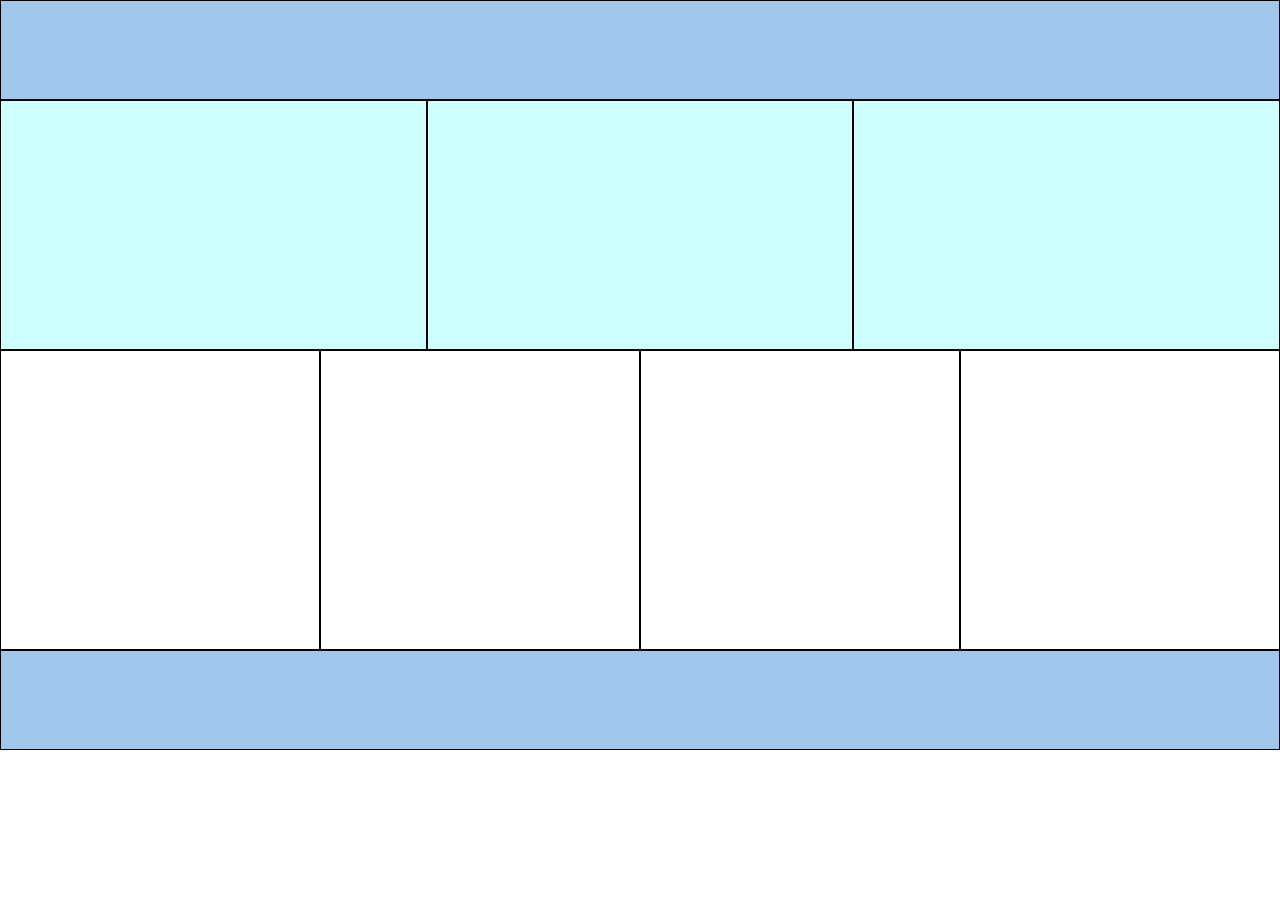
<file: responsiveLayoutsUsingMediaQueries/index.html>
<!DOCTYPE html>
<html lang="en">
  <head>
    <meta charset="UTF-8" />
    <meta http-equiv="X-UA-Compatible" content="IE=edge" />
    <meta name="viewport" content="width=device-width, initial-scale=1.0" />
    <link rel="stylesheet" href="style.css">
    <title>media queries</title>
  </head>
  <body>
    <header class="header"></header>
    <section></section>
    <section></section>
    <section></section>

    <main class="main">
      <section></section>
      <section></section>
      <section></section>
      <section></section>
    </main>
    <footer class="footer"></footer>
  </body>
</html>
</file>
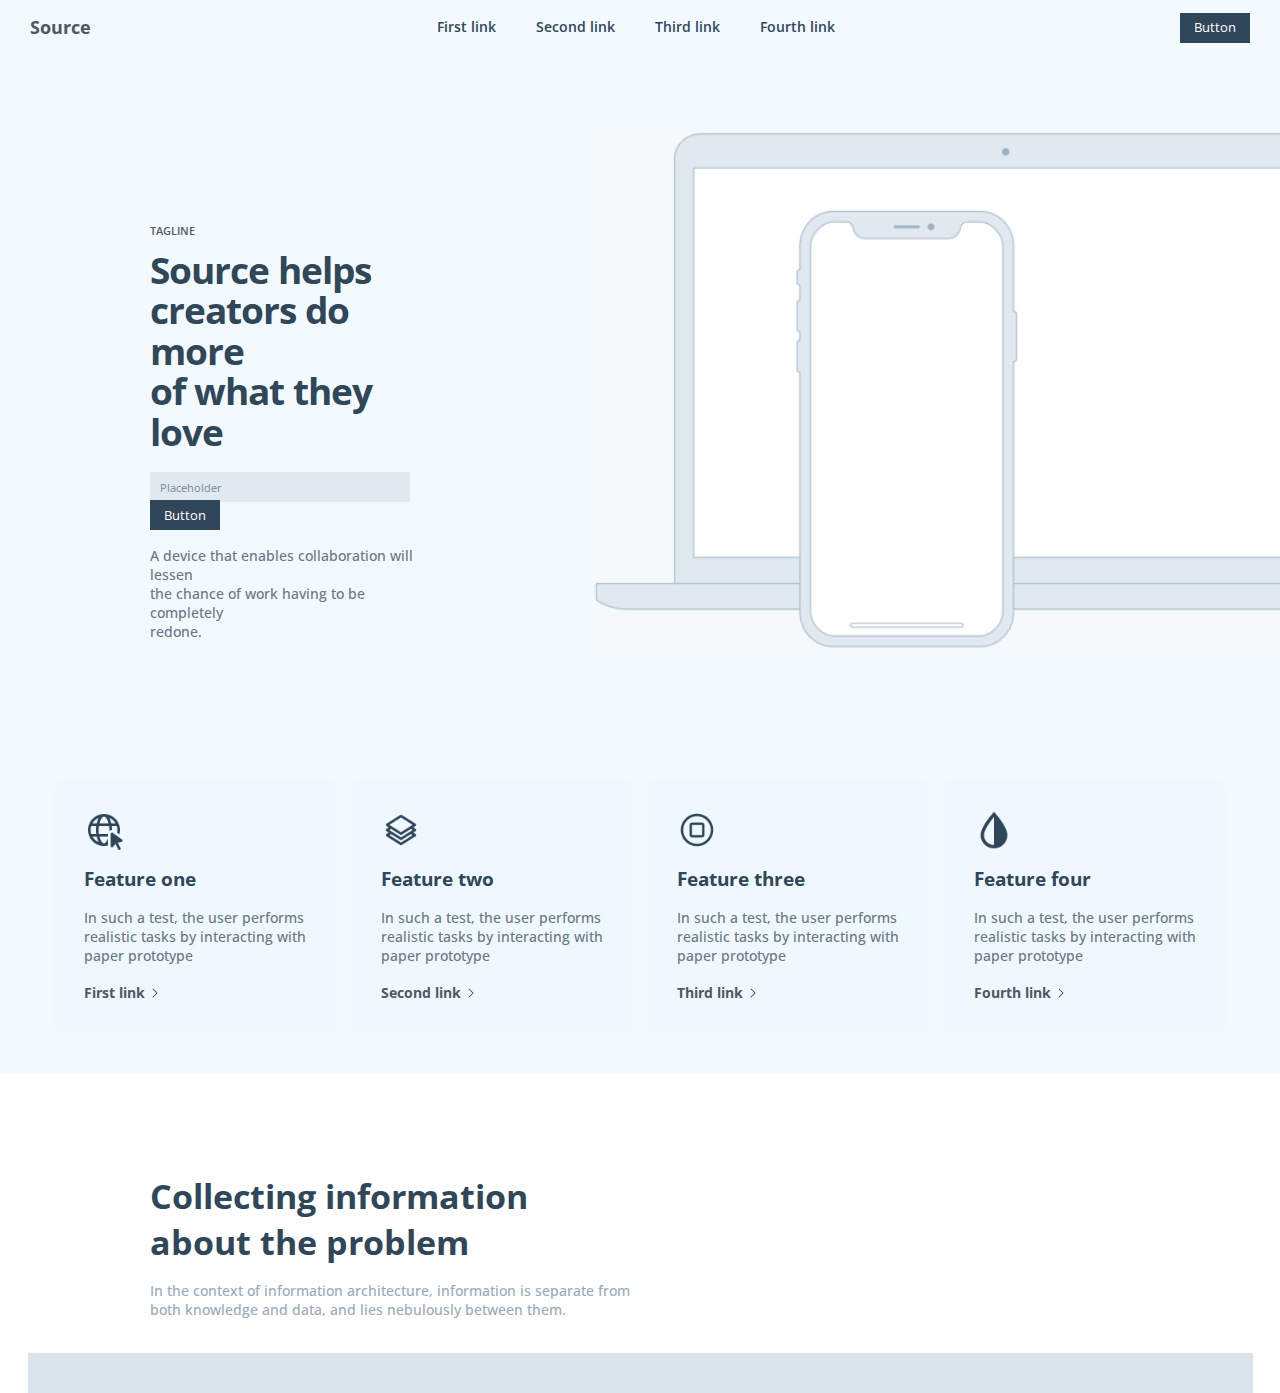
<file: class08/homework/SourceWebsiteClone/index.html>
<!DOCTYPE html>
<html lang="en">
  <head>
    <meta charset="UTF-8" />
    <meta name="viewport" content="width=device-width, initial-scale=1.0" />
    <title>Source</title>
    <link rel="stylesheet" href="style.css" />
  </head>
  <body>
    <header>
      <nav class="flex">
        <span class="Logo">Source</span>
        <div class="link-wrapper">
          <ul class="flex">
            <li><a href="#">First link</a></li>
            <li><a href="#">Second link</a></li>
            <li><a href="#">Third link</a></li>
            <li><a href="#">Fourth link</a></li>
          </ul>
        </div>
        <button class="btn" type="submit" href="#">Button</button>
      </nav>
    </header>
    <main>
      <section class="hero-section">
        <div class="hero-div flex">
          <div class="heading-wrapper">
            <span>TAGLINE</span>
            <h1>
              Source helps<br />
              creators do more<br />
              of what they love
            </h1>
            <form action="post">
              <input type="text" placeholder="Placeholder" /><button
                class="btn"
              >
                Button
              </button>
            </form>
            <p>
              A device that enables collaboration will lessen <br />
              the chance of work having to be completely <br />
              redone.
            </p>
          </div>
          <div class="img-wrapper">
            <img src="images/mockup-source.png" alt="wireframe of laptop" />
          </div>
        </div>
        <div class="feat-wrapper flex-se">
          <div class="card hover">
            <img class="icons" src="images/internet-icon.png" alt="web icon" />
            <h3>Feature one</h3>
            <p>
              In such a test, the user performs <br />
              realistic tasks by interacting with <br />
              paper prototype
            </p>
            <span class="span-feat">First link</span
            ><img class="arrow-feat" src="images/arrow.png" alt="arrow" />
          </div>
          <div class="card hover">
            <img class="icons" src="images/stack-icon.png" alt="stack icon" />
            <h3>Feature two</h3>
            <p>
              In such a test, the user performs <br />
              realistic tasks by interacting with <br />
              paper prototype
            </p>
            <span class="span-feat">Second link</span
            ><img class="arrow-feat" src="images/arrow.png" alt="arrow" />
          </div>
          <div class="card hover">
            <img class="icons" src="images/circle-icon.png" alt="stack icon" />
            <h3>Feature three</h3>
            <p>
              In such a test, the user performs <br />
              realistic tasks by interacting with <br />
              paper prototype
            </p>
            <span class="span-feat">Third link</span
            ><img class="arrow-feat" src="images/arrow.png" alt="arrow" />
          </div>
          <div class="card hover">
            <img class="icons" src="images/drop-icon.png" alt="stack icon" />
            <h3>Feature four</h3>
            <p>
              In such a test, the user performs <br />
              realistic tasks by interacting with <br />
              paper prototype
            </p>
            <span class="span-feat">Fourth link</span
            ><img class="arrow-feat" src="images/arrow.png" alt="arrow" />
          </div>
        </div>
      </section>
    </main>
    <section class="sect-secondary">
      <div class="secondary-wrapper">
        <h2>
          Collecting information <br />
          about the problem
        </h2>
        <p class="light-color">
          In the context of information architecture, information is separate from <br>
          both knowledge and data, and lies nebulously between them.
        </p>
      </div>
      <div class="secondary-container flex-c">
        <div></div>
      </div>
    </section>
  </body>
</html>
</file>
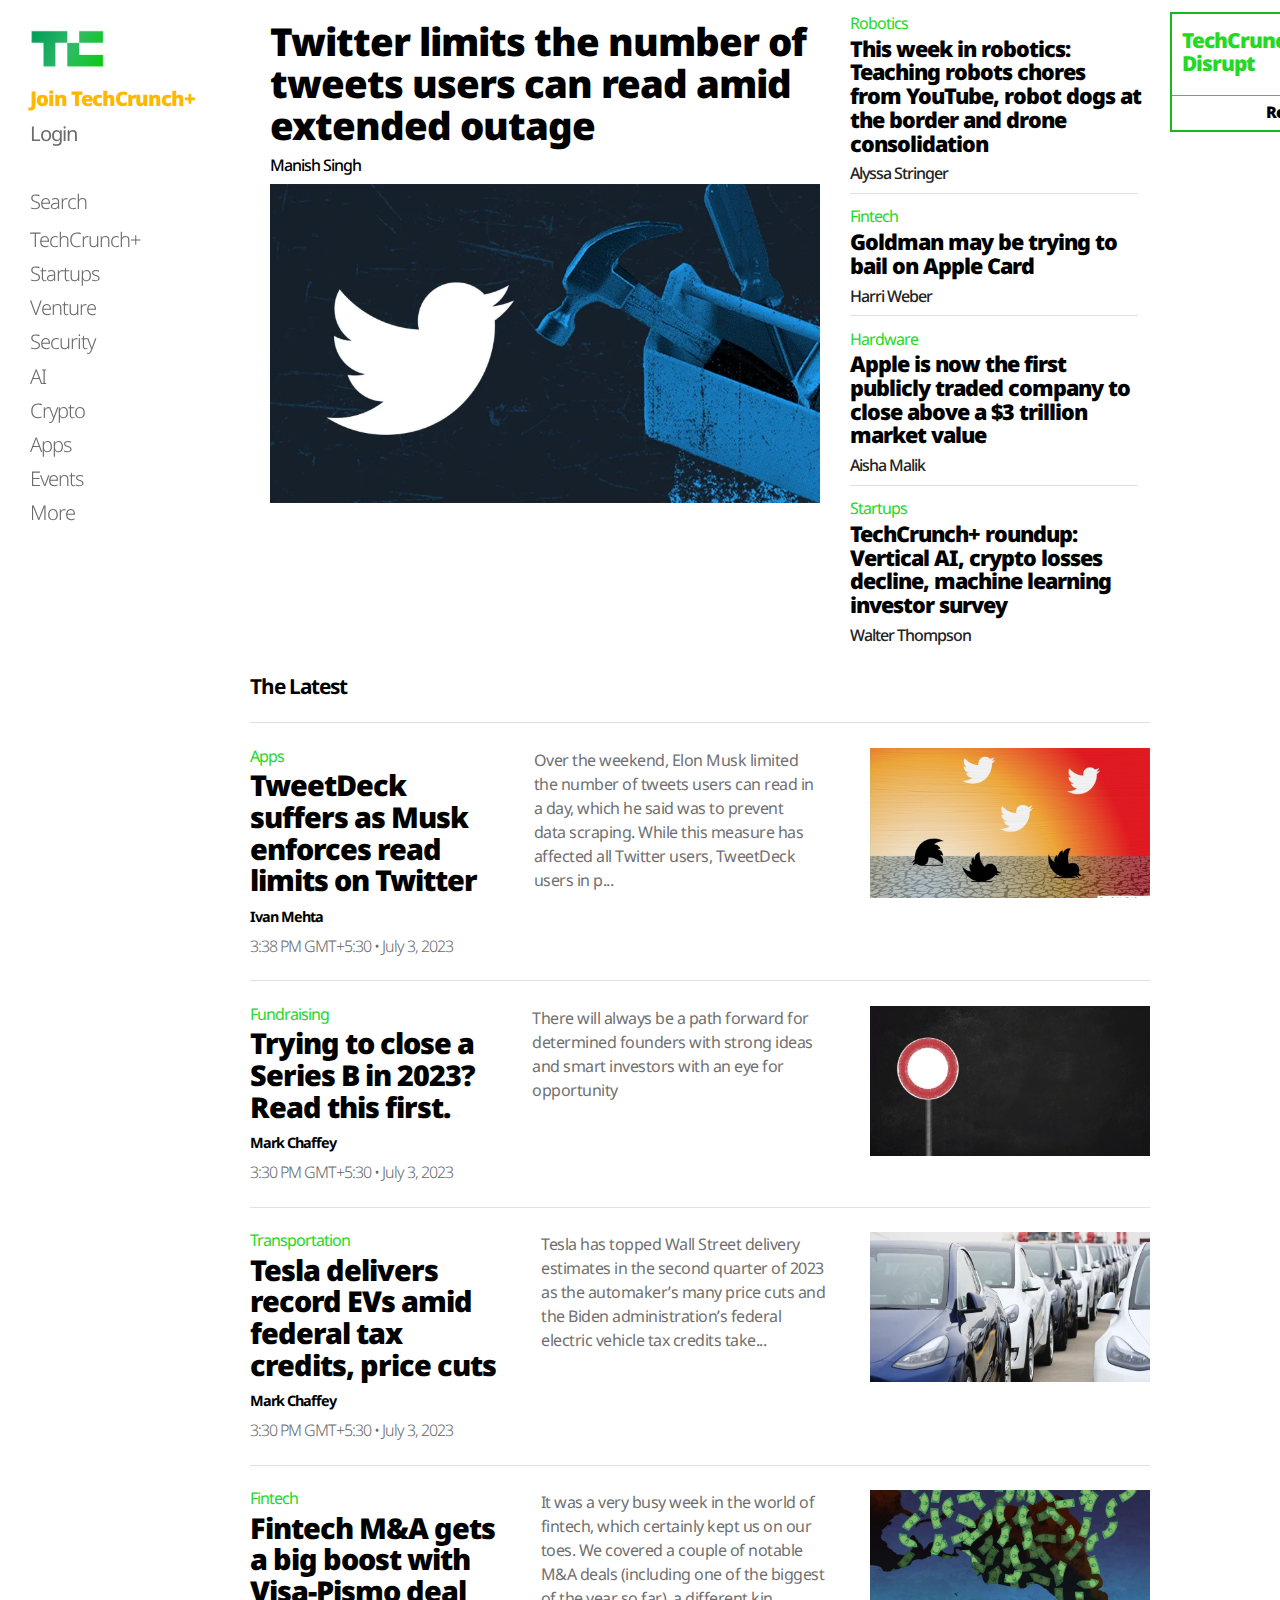
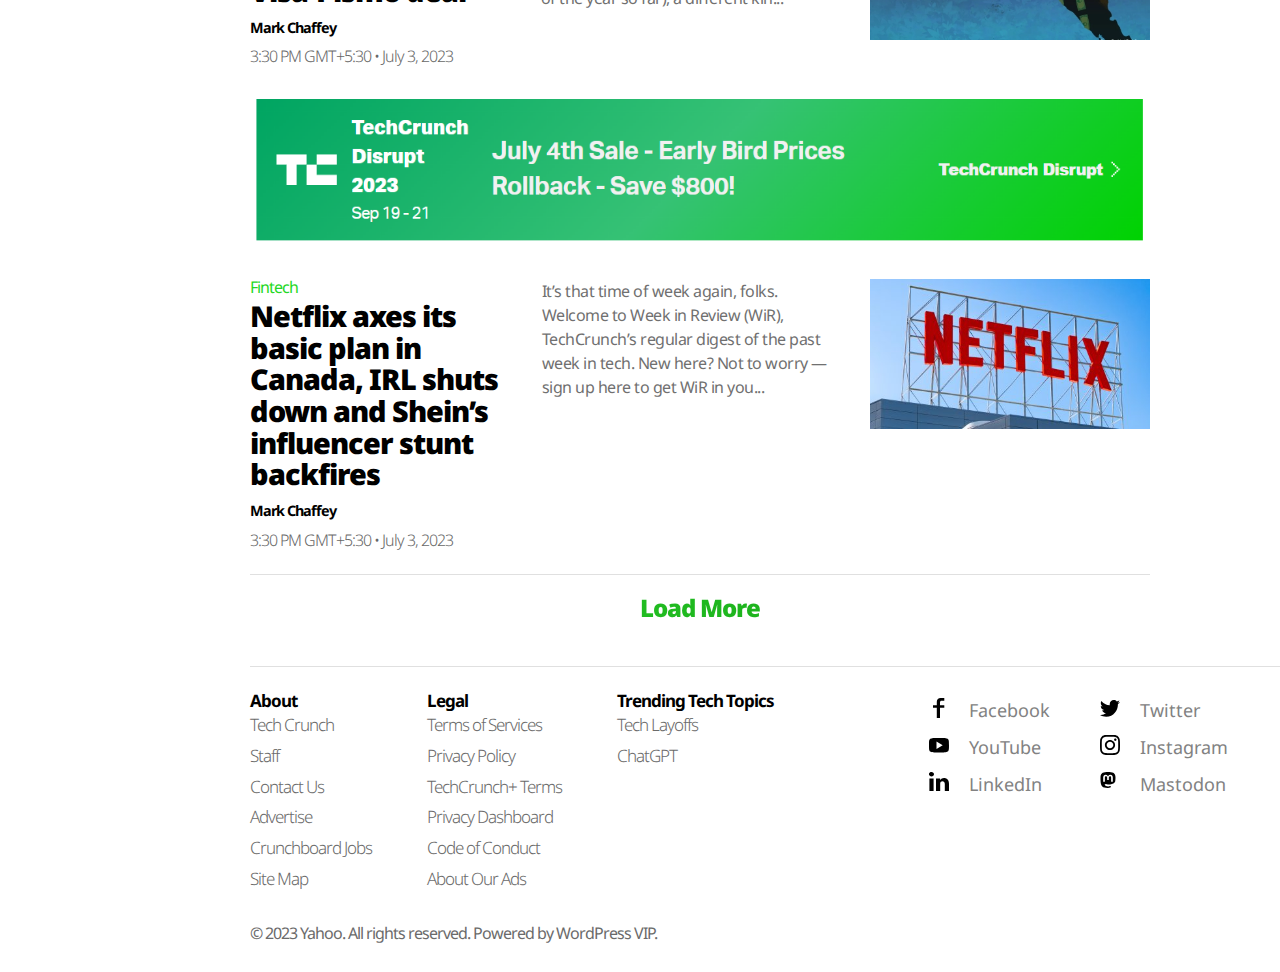
<file: class08/homework/TechCrunchWebsiteClone/index.html>
<!DOCTYPE html>
<html lang="en">
  <head>
    <meta charset="UTF-8" />
    <meta name="viewport" content="width=device-width, initial-scale=1.0" />
    <link rel="icon" href="images/title-logo.webp" type="image/x-icon" />
    <title>TechCrunch | Startup and Technology</title>
    <link rel="stylesheet" href="style.css" />
  </head>
  <body>
    <div class="content-wrap flex-container-start">
      <nav class="navbar">
        <img
          class="logo"
          src="images/TechCrunchLogo.png"
          alt="tech crunch logo"
          width="75px"
        />
        <ul class="nav-login">
          <li class="techcrunch"><a href="#">Join TechCrunch+</a></li>
          <li class="login"><a href="#">Login</a></li>
        </ul>
        <ul>
          <li class="search"><a href="#">Search</a></li>
          <li><a href="#">TechCrunch+</a></li>
          <li><a href="#">Startups</a></li>
          <li><a href="#">Venture</a></li>
          <li><a href="#">Security</a></li>
          <li><a href="#">AI</a></li>
          <li><a href="#">Crypto</a></li>
          <li><a href="#">Apps</a></li>
          <li><a href="#">Events</a></li>
          <li><a href="#">More</a></li>
        </ul>
      </nav>
      <main class="main flex-container-start">
        <section class="main-left">
          <h1>
            Twitter limits the number of <br />
            tweets users can read amid <br />
            extended outage
          </h1>
          <span>Manish Singh</span>
          <br />
          <img
            class="main-twitter-img"
            src="images/twitter-techcrunch.webp"
            alt=""
            width="550px"
          />
        </section>
        <div class="flex-container-start">
          <section class="main-right">
            <article class="mini-view">
              <span class="span-mini-view">Robotics</span>
              <h2>
                This week in robotics: <br />Teaching robots chores <br />from
                YouTube, robot dogs at <br />the border and drone <br />
                consolidation
              </h2>
              <p>Alyssa Stringer</p>
              <hr />
            </article>
            <article class="mini-view">
              <span class="span-mini-view">Fintech</span>
              <h2>
                Goldman may be trying to <br />
                bail on Apple Card
              </h2>
              <p>Harri Weber</p>
              <hr />
            </article>
            <article class="mini-view">
              <span class="span-mini-view">Hardware</span>
              <h2>
                Apple is now the first <br />
                publicly traded company to <br />
                close above a $3 trillion <br />
                market value
              </h2>
              <p>Aisha Malik</p>
              <hr />
            </article>
            <article class="mini-view">
              <span class="span-mini-view">Startups</span>
              <h2>
                TechCrunch+ roundup: <br />
                Vertical AI, crypto losses <br />decline, machine learning
                <br />
                investor survey
              </h2>
              <p>Walter Thompson</p>
            </article>
          </section>
          <aside>
            <div class="event flex-container-start">
              <h3>
                TechCrunch <br />
                Disrupt
              </h3>
              <p class="color-grey">
                Sept 19-21 San <br />
                Francisco, CA
              </p>
            </div>
            <hr />
            <h4>Register Now</h4>
          </aside>
        </div>
      </main>
    </div>
    <section class="section-latest">
      <h4>The Latest</h4>
      <hr />
      <article class="container-latest flex-container-sb">
        <div class="latest-heading-wrapper">
          <span class="span-mini-view">Apps</span>
          <h2>
            TweetDeck <br />
            suffers as Musk <br />enforces read <br />limits on Twitter
          </h2>
          <p><a href="#">Ivan Mehta</a></p>
          <span>3:38 PM GMT+5:30 • July 3, 2023</span>
        </div>
        <p>
          Over the weekend, Elon Musk limited <br />
          the number of tweets users can read in <br />
          a day, which he said was to prevent <br />
          data scraping. While this measure has <br />
          affected all Twitter users, TweetDeck <br />
          users in p...
        </p>
        <img src="images/latest0.jpg" alt="image" />
      </article>
      <hr />
      <article class="container-latest flex-container-sb">
        <div class="latest-heading-wrapper">
          <span class="span-mini-view">Fundraising</span>
          <h2>
            Trying to close a <br />
            Series B in 2023? <br />
            Read this first.
          </h2>
          <p><a href="#">Mark Chaffey</a></p>
          <span>3:30 PM GMT+5:30 • July 3, 2023</span>
        </div>
        <p>
          There will always be a path forward for <br />
          determined founders with strong ideas <br />
          and smart investors with an eye for <br />
          opportunity
        </p>
        <img src="images/latest1.jpg" alt="image" />
      </article>
      <hr />
      <article class="container-latest flex-container-sb">
        <div class="latest-heading-wrapper">
          <span class="span-mini-view">Transportation</span>
          <h2>
            Tesla delivers <br />
            record EVs amid <br />
            federal tax <br />
            credits, price cuts
          </h2>
          <p><a href="#">Mark Chaffey</a></p>
          <span>3:30 PM GMT+5:30 • July 3, 2023</span>
        </div>
        <p>
          Tesla has topped Wall Street delivery <br />
          estimates in the second quarter of 2023 <br />
          as the automaker’s many price cuts and <br />
          the Biden administration’s federal <br />
          electric vehicle tax credits take...
        </p>
        <img src="images/latest2.webp" alt="car" />
      </article>
      <hr />
      <article class="container-latest flex-container-sb">
        <div class="latest-heading-wrapper">
          <span class="span-mini-view">Fintech</span>
          <h2>
            Fintech M&A gets <br />
            a big boost with <br />
            Visa-Pismo deal
          </h2>
          <p><a href="#">Mark Chaffey</a></p>
          <span>3:30 PM GMT+5:30 • July 3, 2023</span>
        </div>
        <p>
          It was a very busy week in the world of <br />
          fintech, which certainly kept us on our <br />
          toes. We covered a couple of notable <br />
          M&A deals (including one of the biggest <br />
          of the year so far), a different kin... <br />
        </p>
        <img src="images/latest4.webp" alt="money" />
      </article>
      <img src="images/tc-ad.png" alt="techcrunch disrupt" width="100%" />
      <article class="container-latest flex-container-sb">
        <div class="latest-heading-wrapper">
          <span class="span-mini-view">Fintech</span>
          <h2>
            Netflix axes its <br />
            basic plan in <br />
            Canada, IRL shuts <br />
            down and Shein’s <br />
            influencer stunt <br />
            backfires
          </h2>
          <p><a href="#">Mark Chaffey</a></p>
          <span>3:30 PM GMT+5:30 • July 3, 2023</span>
        </div>
        <p>
          It’s that time of week again, folks. <br />
          Welcome to Week in Review (WiR), <br />
          TechCrunch’s regular digest of the past <br />
          week in tech. New here? Not to worry — <br />
          sign up here to get WiR in you...
        </p>
        <img src="images/latest5.jpeg" alt="money" />
      </article>
      <hr />
      <div class="load-more">
        <h4 class="gradient-text">Load More</h4>
      </div>
    </section>
    <footer>
      <hr />
      <div id="links" class="flex">
        <div id="site-links" class="flex">
          <div id="About">
            <p><strong>About</strong></p>
            <li><a href="#">Tech Crunch</a></li>
            <li><a href="#">Staff</a></li>
            <li><a href="#">Contact Us</a></li>
            <li><a href="#">Advertise</a></li>
            <li><a href="#">Crunchboard Jobs</a></li>
            <li><a href="#">Site Map</a></li>
          </div>
          <div id="Legal">
            <p><strong>Legal</strong></p>
            <li><a href="#">Terms of Services</a></li>
            <li><a href="#">Privacy Policy</a></li>
            <li><a href="#">TechCrunch+ Terms</a></li>
            <li><a href="#">Privacy Dashboard</a></li>
            <li><a href="#">Code of Conduct</a></li>
            <li><a href="#">About Our Ads</a></li>
          </div>
          <div id="Trending Tech Topics">
            <p><strong>Trending Tech Topics</strong></p>
            <li><a href="#">Tech Layoffs</a></li>
            <li><a href="#">ChatGPT</a></li>
          </div>
        </div>
        <div id="social-links" class="flex">
          <div>
            <li>
              <a class="flex"
                ><svg
                  width="25"
                  height="25"
                  viewBox="0 0 25 25"
                  fill="none"
                  xmlns="http://www.w3.org/2000/svg"
                >
                  <path
                    d="M11,7.2h4.3v2.6H11V20H7.8V9.8H4V7.2h3.8V3.7c0-2,1.6-3.7,3.7-3.7h3.8v2.7h-2.9c-0.7,0-1.4,0.7-1.4,1.5V7.2z"
                    fill="#000000"
                  />
                </svg>
                <span> Facebook </span>
              </a>
            </li>
            <li>
              <a class="flex"
                ><svg
                  width="25"
                  height="25"
                  viewBox="0 0 25 25"
                  fill="none"
                  xmlns="http://www.w3.org/2000/svg"
                >
                  <path
                    d="M10,3C0,3,0,3,0,10.2s0,7.2,10,7.2s10,0,10-7.2S20,3,10,3z M7.5,14V6.4l6.2,3.8L7.5,14z"
                    fill="#000000"
                  />
                </svg>
                <span> YouTube </span>
              </a>
            </li>
            <li>
              <a class="flex"
                ><svg
                  width="25"
                  height="25"
                  viewBox="0 0 25 25"
                  fill="none"
                  xmlns="http://www.w3.org/2000/svg"
                >
                  <path
                    d="M0.4,6.4v12.5h4.2V6.4H0.4z M11.2,11.7c0-1.6,1.1-2.4,2.3-2.4s2.3,0.8,2.3,2.8v6.9H20v-7.3C20,8.1,17.9,6,15,6c-1.7,0-2.9,0.9-3.8,2.1l-0.1-1.7H7C7,6.9,7,9.3,7,9.3v9.7h4.2V11.7z M2.4,4.4C4,4.4,5,3.4,5,2.2C4.9,1,4,0,2.5,0C0.9,0-0.1,1-0.1,2.2C-0.1,3.4,0.9,4.4,2.4,4.4L2.4,4.4z"
                    fill="#000000"
                  />
                </svg>
                <span> LinkedIn </span>
              </a>
            </li>
          </div>
          <div>
            <li>
              <a class="flex"
                ><svg
                  width="25"
                  height="25"
                  viewBox="0 0 25 25"
                  fill="none"
                  xmlns="http://www.w3.org/2000/svg"
                >
                  <path
                    d="M20,4c-0.7,0.3-1.5,0.6-2.4,0.7c0.9-0.5,1.5-1.4,1.8-2.3c-0.8,0.5-1.7,0.8-2.6,1C16.1,2.5,15,2,13.8,2c-2.3,0-4.1,1.9-4.1,4.2c0,0.3,0,0.7,0.1,1C6.4,7,3.4,5.4,1.4,2.9C1,3.5,0.8,4.1,0.8,4.9c0,1.4,0.7,2.7,1.8,3.5C2,8.4,1.4,8.2,0.8,7.9v0.1c0,2,1.4,3.7,3.3,4.1c-0.4,0.1-0.7,0.2-1.1,0.2c-0.3,0-0.5,0-0.8-0.1c0.5,1.7,2,2.9,3.8,2.9c-1.4,1.1-3.2,2-5.1,2c-0.3,0-0.7,0-1-0.1c1.8,1.2,4,1.7,6.3,1.7c7.5,0,11.7-6.4,11.7-12V6.1C18.8,5.6,19.4,4.8,20,4z"
                    fill="#000000"
                  />
                </svg>
                <span> Twitter </span>
              </a>
            </li>
            <li>
              <a class="flex"
                ><svg
                  width="25"
                  height="25"
                  viewBox="0 0 25 25"
                  fill="none"
                  xmlns="http://www.w3.org/2000/svg"
                >
                  <path
                    d="M13.3,10c0,1.8-1.5,3.3-3.3,3.3S6.7,11.8,6.7,10S8.2,6.7,10,6.7S13.3,8.2,13.3,10z M15.1,10c0-2.8-2.3-5.1-5.1-5.1S4.9,7.2,4.9,10s2.3,5.1,5.1,5.1S15.1,12.8,15.1,10z M16.5,4.7c0-0.7-0.5-1.2-1.2-1.2c-0.7,0-1.2,0.5-1.2,1.2s0.5,1.2,1.2,1.2C16,5.9,16.5,5.3,16.5,4.7z M10,1.8c1.5,0,4.6-0.1,5.9,0.4C16.4,2.4,16.7,2.6,17,3s0.6,0.7,0.8,1.1c0.5,1.3,0.4,4.4,0.4,5.9s0.1,4.6-0.4,5.9c-0.2,0.5-0.4,0.8-0.8,1.1s-0.7,0.6-1.1,0.8c-1.3,0.5-4.4,0.4-5.9,0.4s-4.6,0.1-5.9-0.4C3.6,17.6,3.3,17.4,3,17s-0.6-0.7-0.8-1.1c-0.5-1.3-0.4-4.4-0.4-5.9S1.7,5.4,2.2,4.1C2.4,3.6,2.6,3.3,3,3s0.7-0.6,1.1-0.8C5.4,1.7,8.5,1.8,10,1.8z M20,10c0-1.4,0-2.7-0.1-4.1c-0.1-1.6-0.4-3-1.6-4.2s-2.6-1.5-4.2-1.6C12.7,0,11.4,0,10,0S7.3,0,5.9,0.1c-1.6,0.1-3,0.4-4.2,1.6S0.1,4.3,0.1,5.9C0,7.3,0,8.6,0,10s0,2.7,0.1,4.1c0.1,1.6,0.4,3,1.6,4.2s2.6,1.5,4.2,1.6C7.3,20,8.6,20,10,20s2.7,0,4.1-0.1c1.6-0.1,3-0.4,4.2-1.6s1.5-2.6,1.6-4.2C20,12.7,20,11.4,20,10z"
                    fill="#000000"
                  />
                </svg>

                <span> Instagram </span>
              </a>
            </li>
            <li>
              <a class="flex"
                ><svg
                  width="25"
                  height="25"
                  viewBox="0 0 25 25"
                  fill="none"
                  xmlns="http://www.w3.org/2000/svg"
                >
                  <path
                    d="M11.19 12.195c2.016-.24 3.77-1.475 3.99-2.603.348-1.778.32-4.339.32-4.339 0-3.47-2.286-4.488-2.286-4.488C12.062.238 10.083.017 8.027 0h-.05C5.92.017 3.942.238 2.79.765c0 0-2.285 1.017-2.285 4.488l-.002.662c-.004.64-.007 1.35.011 2.091.083 3.394.626 6.74 3.78 7.57 1.454.383 2.703.463 3.709.408 1.823-.1 2.847-.647 2.847-.647l-.06-1.317s-1.303.41-2.767.36c-1.45-.05-2.98-.156-3.215-1.928a3.614 3.614 0 0 1-.033-.496s1.424.346 3.228.428c1.103.05 2.137-.064 3.188-.189zm1.613-2.47H11.13v-4.08c0-.859-.364-1.295-1.091-1.295-.804 0-1.207.517-1.207 1.541v2.233H7.168V5.89c0-1.024-.403-1.541-1.207-1.541-.727 0-1.091.436-1.091 1.296v4.079H3.197V5.522c0-.859.22-1.541.66-2.046.456-.505 1.052-.764 1.793-.764.856 0 1.504.328 1.933.983L8 4.39l.417-.695c.429-.655 1.077-.983 1.934-.983.74 0 1.336.259 1.791.764.442.505.661 1.187.661 2.046v4.203z"
                    fill="#000000"
                  />
                </svg>
                <span> Mastodon </span>
              </a>
            </li>
          </div>
        </div>
      </div>
      <div>© 2023 Yahoo. All rights reserved. Powered by WordPress VIP.</div>
    </footer>
  </body>
</html>
</file>
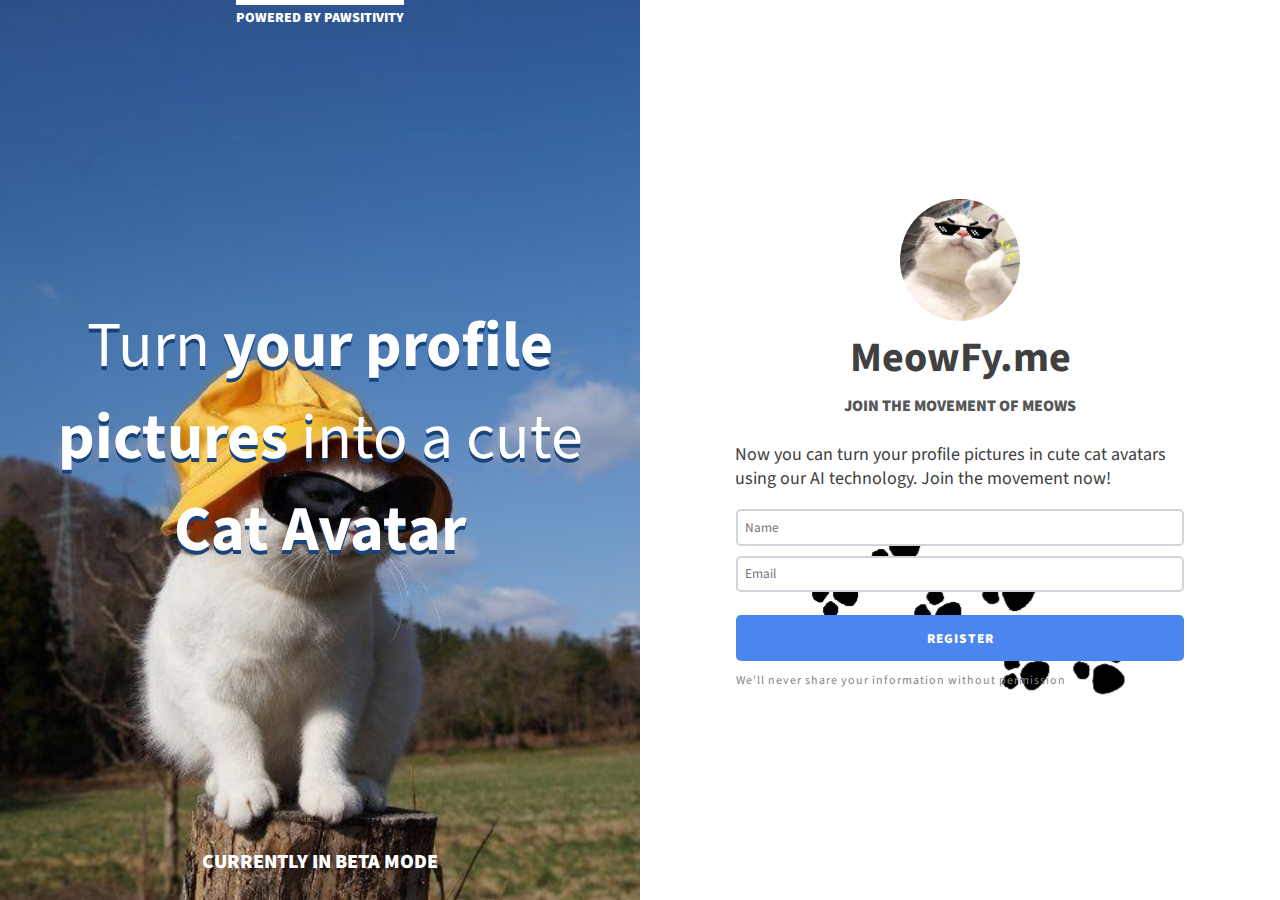
<file: MeowifyMe/App/src/index.html>
<!DOCTYPE html>
<html>
  <head>
    <title>Meowify.me</title>
    <meta name="viewport" content="width=device-width, initial-scale=1" />
    <link
      href="https://fonts.googleapis.com/css?family=Source+Sans+Pro:300,400,900&display=swap"
      rel="stylesheet"
    />
    <link rel = "icon" href = "../images/cat2.jpg" type = "image/x-icon">
    <link href="./styles/style.css" rel="stylesheet" />
  </head>
  <body>
    <section class="intro">
      <h1>
        Turn <strong>your profile pictures </strong> into a cute
        <strong> Cat Avatar</strong>
      </h1>
      <span class="beta-text">Currently in Beta Mode</span>
      <p class="top-text">Powered by Pawsitivity</p>
    </section>

    <main class="main-content">
      <img class="img-main" src="../images/catpfp.jpg" alt="My Scrimba avatar." />
      <h2>MeowFy.me</h2>
      <span class="subheading">Join the movement of Meows</span>

      <p>
        Now you can turn your profile pictures in cute cat avatars using our AI
        technology. Join the movement now!
      </p>
      <div class="form-container">
        <form>
          <input type="text" required placeholder="Name" aria-label="Name" />
          <input type="email" required placeholder="Email" aria-label="Email" />
          <button class="btn btn-primary">Register</button>
        </form>
        <p class="fine-print">
          We'll never share your information without permission
        </p>
      </div>
    </main>
  </body>
</html>
</file>
<file: responsiveLayoutsUsingMediaQueries/style.css>
* {
  box-sizing: border-box;
  margin: 0;
  padding: 0;
}

.header, .footer {
  background-color: rgb(159, 199, 235);
  width: 100%;
  height: 100px;
  border: 1px solid black;
  clear: both;
}

body > section {
  width: 33.33%;
  height: 250px;
  border: 1px solid black;
  background-color: rgb(205, 255, 255);
  float: left;
}

.main section {
  width: 25%;
  height: 300px;
  border: 1px solid black;
  float: left;
}

/* for tablet screen  */
@media screen and (max-width: 820px) {
  body > section {
    height: 350px;
  }
  .main section {
    width: 50%;
  }
}

/* for mobile screen  */
@media screen and (max-width: 460px) {
  body > section {
    width: 100%;
    height: 250px;
  }
  .main section {
    width: 100%;
    height: 200px;
  }
}
</file>
<file: class08/homework/SourceWebsiteClone/style.css>
@import url('https://fonts.googleapis.com/css2?family=Open+Sans:wght@300;400;500;600;700;800&display=swap');

* {
  scroll-behavior: smooth;
  margin: 0px;
  padding: 0px;
  box-sizing: border-box;
  font-family: 'Open Sans', sans-serif;
}

/* flex class */
.flex {
  display: flex;
  justify-content: space-between;
}

.flex-c {
  display: flex;
  justify-content: center;
}

.flex-se {
  display: flex;
  justify-content: space-evenly;
}

body {
  color: rgb(48, 70, 89);
  background-color: rgb(243, 250, 255);
}

.Logo {
  font-weight: 700;
  font-size: 1.1rem;
}

nav {
  padding: 15px 30px;
  height: 3rem;
}

ul {
  list-style-type: none;
}

li a {
  font-size: 0.85rem;
  padding: 0px 20px;
  text-decoration: none;
  color: rgb(48, 70, 89);
  font-weight: 600;
}

.btn {
  margin-top: -0.12rem;
  padding-bottom: 0.1rem;
  font-size: 0.8rem;
  border: none;
  color: white;
  background-color: rgb(48, 70, 89);
  width: 70px;
  height: 30px;
}

.hero-div {
  padding: 80px 0px;
}

.heading-wrapper {
  width: 800px;
  padding: 90px 150px 0px 150px;
}

span {
  color:rgb(78, 89, 99);
  font-size: 0.7rem;
  font-weight: 600;
}

h1 {
  padding: 10px 0px 20px 0px;
  font-size: 2.3rem;
  letter-spacing: -1px;
  line-height: 1.1;
}

input{
  width: 260px;
  height: 30px;
  border: none;
  background-color: rgb(225, 233, 240);
}

input::placeholder {
  padding: 0px 10px 0 10px;
  font-size: 0.69rem;
  color: rgb(119, 136, 151);
}

p{
  padding: 16px 0px;
  font-size: 0.9rem;
  font-weight: 500;
  color: rgb(105, 119, 132);
}

.img-wrapper img{
  width: 690px;
}

.icons {
  width: 40px;
  padding-bottom: 10px ;
}

.feat-wrapper {
  padding: 40px;
}

h3 {
  font-size:1.2rem;
}

.card {
  padding: 30px;
  border-radius: 8px;
  background-color: rgb(240, 248, 255);
}

.card:hover {
  background-color: rgb(217, 228, 239);
}

.btn:hover {
  background-color: rgb(167, 200, 229);
}

.span-feat{
  font-size:0.9rem;
  font-weight: 700;
}

.arrow-feat {
  width: 15px;
  padding-left: 5px;
}

.sect-secondary {
  background-color: white;
}

h2 {
  font-size: 2.1rem;
}

.secondary-wrapper {
  padding: 100px 0px 4px 150px;
}

.light-color{
  color:  rgb(152, 170, 186);
  padding-bottom: 30px;
}

.secondary-container > div{
  background-color: rgb(218, 228, 236);
  width: 1225px;
  height: 40px;
}
</file>
<file: class08/homework/TechCrunchWebsiteClone/style.css>
@import url('https://fonts.googleapis.com/css2?family=Noto+Sans:wght@100;300;400;500;600;700;800;900&display=swap');

* {
  scroll-behavior: smooth;
  font-family: 'Noto Sans', sans-serif;
  letter-spacing: -1px;
  color: black;
  margin: 0px;
  list-style-type: none;
  line-height: 1.1;
  padding: 0px;
  box-sizing: border-box;
  text-decoration: none;
}

/* flex classes */

.flex {
  display: flex;
}

.flex-container-start {
  display: flex;
  justify-content: start;
}

.flex-container-sb {
  display: flex;
  justify-content: space-between;
}

li a {
  color: rgb(107, 107, 107);
  font-weight: 300;
}

.techcrunch a {
  font-weight: 900;
  color: rgb(255, 183, 0);
}

ul .login,
.login a {
  font-weight: 400;
  padding-bottom: 40px;
}

li {
  padding: 6px 0px;
}

.navbar {
  position: fixed;
  z-index: 49;
  font-size: 1.26rem;
  width: 240px;
  height: 100%;
  padding: 30px 30px;
}

h1 {
  font-size: 2.4rem;
  font-weight: 900;
  padding-bottom: 10px;
}

.logo {
  padding-bottom: 10px;
}

.search {
  padding-bottom: 10px;
}

.main-left {
  margin-left: 260px;
  width: 590px;
  padding: 20px 10px;
}

.main-right {
  width: 320px;
}

.main-right article h2 {
  padding-top: 4px;
  font-weight: 900;
  font-size: 1.35rem;
  width: 350px;
}

.span-mini-view {
  font-weight: 400;
  color: rgb(36, 216, 36);
}

.mini-view {
  padding-top: 15px;
}

.mini-view p {
  color: rgb(35, 35, 35);
  font-weight: 500;
  padding: 10px 0px;
}

hr {
  border: none;
  height: 0.5px;
  width: 90%;
  background-color: rgb(224, 224, 224);
}

.main-twitter-img {
  padding: 10px 0px;
}

span {
  font-weight: 500;
}

aside {
  margin-top: 12px;
  border: 2px solid rgb(24, 184, 24);
  width: 290px;
  height: 120px;
}

aside hr {
  margin-top: 20px;
  background-color: rgb(36, 216, 36);
  height: 1.5px;
  width: 100%;
}

aside .event {
  padding: 15px 0px 0px 10px;
}

.event h3 {
  font-weight: 900;
  font-size: 1.3rem;
  color: rgb(36, 216, 36);
}

.event p {
  font-size: 0.95rem;
  padding-left: 40px;
  line-height: 1.5;
}

aside h4 {
  font-weight: 900;
  padding: 8px 0px;
  text-align: center;
}

.section-latest {
  width: 900px;
  margin: 20px 250px;
  height: fit-content;
}

.color-grey {
  color: rgb(141, 141, 141);
}

.section-latest h4 {
  margin-top: 20px;
  font-size: 1.3rem;
  padding-bottom: 25px;
}

.section-latest h2 {
  padding-top: 4px;
  font-size: 1.8rem;
  font-weight: 900;
}

.container-latest {
  padding: 25px 0px;
}

.container-latest p {
  font-size: 1rem;
  color: rgb(112, 112, 112);
  line-height: 1.5;
  letter-spacing: -0.5px;
}

.container-latest img {
  width: 280px;
  height: 150px;
}

.latest-heading-wrapper p {
  padding: 10px 0px;
  font-size: 0.9rem;
  font-weight: 700;
}

.latest-heading-wrapper p+span {
  color: rgb(103, 103, 103);
  font-weight: 300;
}

.section-latest hr {
  width: 900px;
}

.load-more {
  width: 100%;
}

.load-more h4 {
  font-weight: 900;
  font-size: 1.5rem;
  text-align: center;
}

.gradient-text {
  background-image: linear-gradient(to right, #2cda2c, #129612);
  background-clip: text;
  -webkit-background-clip: text;
  /* For Safari/Chrome */
  color: transparent;
}

footer {
  width: fit-content;
  height: fit-content;
  margin: 0px 250px;
  margin-bottom: 10px;
}

footer hr{
  width: 1260px;
}

#links {
  margin-top: 25px;
}

#site-links {
  margin-right: 100px;
}

#site-links > div {
  font-size: 17px;
  margin-right: 55px;
  line-height: 25.2px;
  letter-spacing: 0px;
}

#social-links div li {
  margin-right: 35px;
}

#social-links div li a span {
  font-size: 18px;
  color: rgb(130, 130, 130);
  font-weight: 400;
  align-items: start;
  
  line-height: 25.2px;
  letter-spacing: 0px;

  margin: 0px 15px;
}

footer>div+div {
  margin: 30px 0;
  color: rgb(107, 107, 107);
}
</file>
<file: MeowifyMe/App/src/styles/style.css>
*, *::before, *::after {
    box-sizing: border-box;  
}

title {
  background: url(../../images/caaaa.jpg);
}

body {
    font-family: 'Source Sans Pro', sans-serif;
    color: #404040;
    margin: 0;
}

/* =================
    Typography 
   ================= */

h1 {
    font-size: 2.5rem;
    font-weight: 400;
    text-shadow: 0 4px #19447b;
}

h2 {
    font-size: 2.25rem;
    margin: 0.167em 0;
}

p {
    font-size: 1.125rem;
    line-height: 1.35;
}

.beta-text { 
    font-weight: 900;
}

.subheading {
    color: #575757;
    font-weight: 900;  
    margin-bottom: 0.5em;
}

.beta-text,
.top-text,
.subheading {
    text-transform: uppercase;
}

.top-text {
    font-size: 0.875rem;
    font-weight: 900;
    padding-top: 0.25em;
    border-top: 5px solid;
    order: -1;
    margin: 0 auto;
}

.fine-print {
    font-size: 0.75rem;
    letter-spacing: 1px;
    color: #858585;
}

/* flex containers */

.intro,
.main-content {
    display: flex;
    flex-direction: column; 
    padding-left: 2em;
    padding-right: 2em;   
}

/* Intro  */

.intro { 
    justify-content: space-between;
    min-height: 400px;
    text-align: center;
    color: #fff;
    background: #80afe4 url("../../images/cat22.jpg");
    background-size:cover;
    padding-bottom: 1.5em;
}

/* main content */
   
.main-content {
    align-items: center;
    padding-top: 2.5em;
}

.form-container {
  background-size: fill;
  background:url(../../images/paws.png);
}

.img-main {
    width: 120px;
    border-radius: 50%;
}

.main-content p,
form {
    max-width: 450px;
}

/* form */

input,
button {
    font-family: inherit;
    width: 100%; 
    border-radius: 5px;   
}

input {
    padding: 0.5em;
    margin-bottom: 0.75em;
    border: 2px solid #d1d5db;
}

input:focus {
    outline: none;
    border-color: #7176ff;
    background-color: #e6e8ec;
}

.btn {
    text-transform: uppercase;
    font-weight: 900;
    letter-spacing: 1px;
    padding: 1em 0;
    border: none;
    cursor: pointer;
}

.btn-primary {
    color: white;
    background-color: #4b85ef;
    margin-top: 1em;    
}

.btn-primary:hover,
.btn-primary:focus {
    background-color: #a1ceff;
    color: rgb(54, 54, 54);
    box-shadow: 0px 0px 40px  #a1ceff;
}

/* media queries */

@media (min-width: 576px) {
    body {
        display: flex;
    }
    
    h1 {
        font-size: 5vw;
    }
    
    h2 {
        font-size: 2.625rem;
    }
    
    .beta-text {
        font-size: 1.25rem;
    }
    
    .intro,
    .main-content {
        width: 50%;
    }
    
    .intro {
        min-height: 100vh;
    }
    
    .main-content {
        justify-content: center;
        padding-top: 0;
    }
}
</file>
